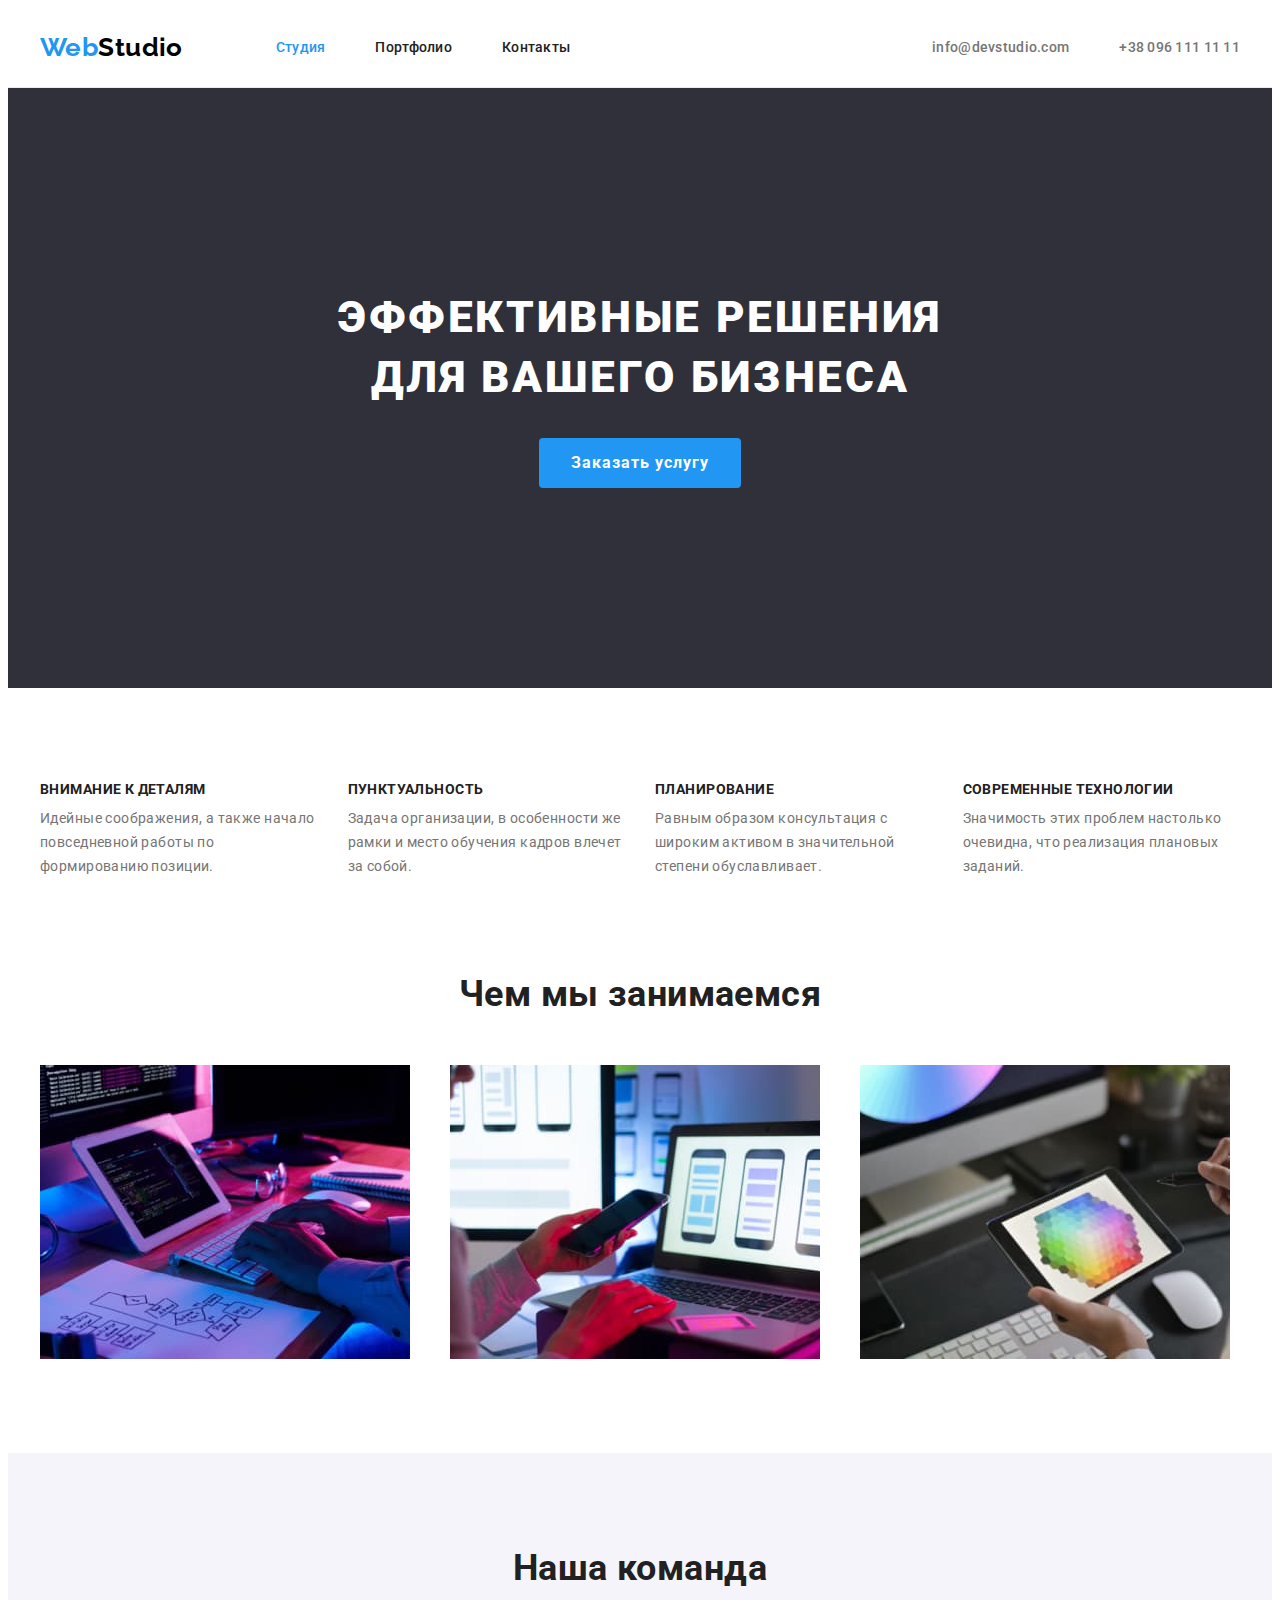
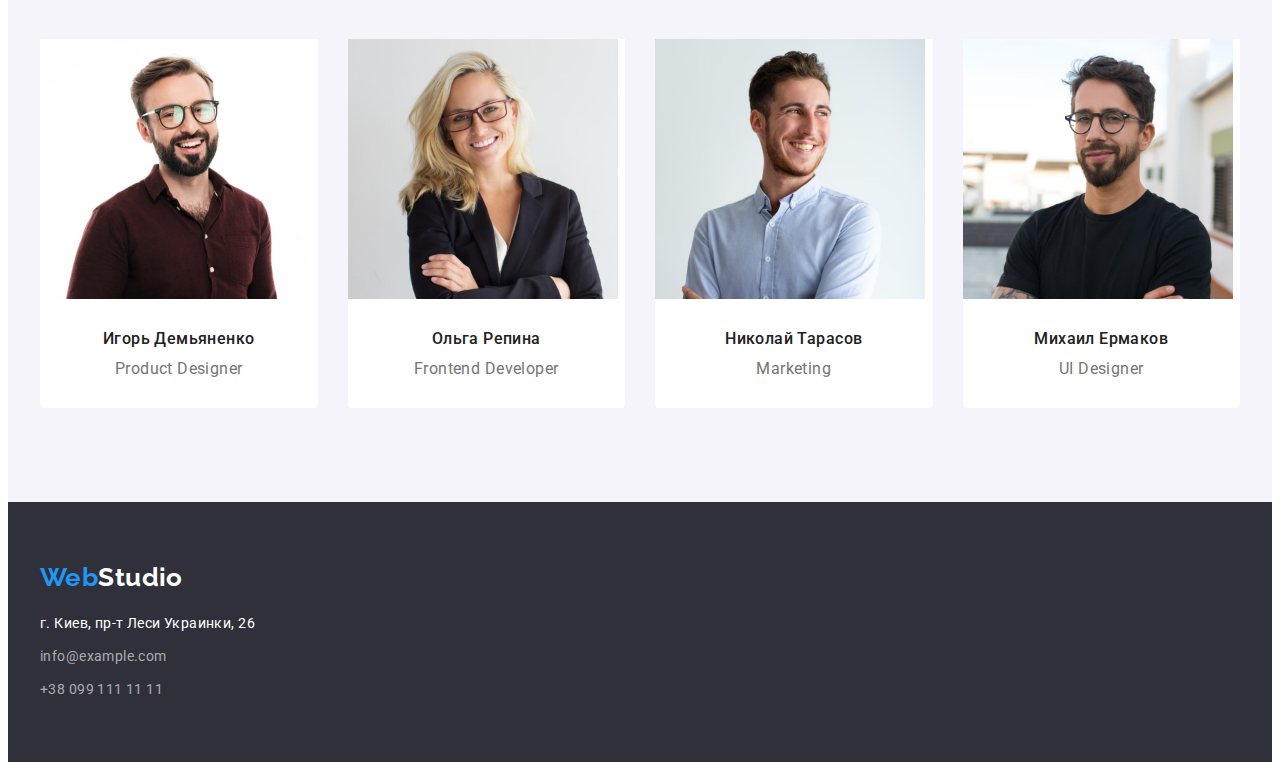
<file: index.html>
<!DOCTYPE html>
<html lang="ru">
	<head>
	 <meta charset="UTF-8">
	 <meta http-equiv="X-UA-Compatible" content="IE=edge">
	 <meta name="viewport" content="width=device-width, initial-scale=1.0">
	 <title>WebStudio</title>
	 <link rel="preconnect" href="https://fonts.gstatic.com">
	 <link href="https://fonts.googleapis.com/css2?family=Raleway:wght@700&family=Roboto:wght@400;500;700;900&display=swap"
		rel="stylesheet">
	 <link rel="stylesheet" href="https://cdnjs.cloudflare.com/ajax/libs/modern-normalize/1.0.0/modern-normalize.min.css"
			integrity="sha512-ISS7cAi1PEhQ8jnbJpJZMd29NlhNj4AWYyLOSp2CE/CsHxTCu+r+t0D2yoJudVrd0/8fTVPUVDzY5Tvli75u/g=="
			crossorigin="anonymous" />
	 <link rel="stylesheet" href="./css/styles.css">
 </head>

	<body>
		<header class="page-header">
				<div class="container header-container">
					<nav class="header-nav">
						<a class="logo-header logo text" href="./index.html" lang="en"><span>Web</span>Studio</a>

						<!--Site navigation-->
						<ul class="menu-nav list ">
							<li class="menu-item">
								<a class="menu-link active text font" href="./index.html" >Студия</a>
							</li>
							<li class="menu-item">
								<a class="menu-link text font" href="./portfolio.html">Портфолио</a>
							</li>
							<li class="menu-item">
								<a class="menu-link text font" href="" >Контакты</a>
							</li>
						</ul>
					</nav>

					<!--Contacts-->
					<ul class="contacts-header list">
						<li class="contact-item">
							<a class="contact-link-header text font" href="mailto:info@devstudio.com">info@devstudio.com</a>
						</li>
						<li class="contact-item">
							<a class="contact-link-header text font" href="tel:+380961111111">+38 096 111 11 11</a>
						</li>
					</ul>
			</div>	
		</header>
		<main>

		<!--Hero-->
			<section class="section-hero">
				<div class="container hero-container">
					<h1 class="hero-title">Эффективные решения для вашего бизнеса</h1>
					<button type="button" class="btn-hero">Заказать услугу</button>
				</div>
			</section>

			<!--Our qualities-->
			<section class="section-quality">
				<div class="container">

					<!--Hidden title-->
					<h2 class="visually-hidden">профессиональные качества</h2>

					<!--Qualities list-->
					<ul class="qualities-list list">
						<li class="qualities-item">
							<h3 class="qualities-title">Внимание к деталям</h3>
							<p class="qualities-desc">Идейные соображения, а также начало повседневной работы по формированию позиции.</p>
						</li>
						<li class="qualities-item">
							<h3 class="qualities-title">Пунктуальность</h3>
							<p class="qualities-desc">Задача организации, в особенности же рамки и место обучения кадров влечет за собой.</p>
						</li>
						<li class="qualities-item">
							<h3 class="qualities-title">Планирование</h3>
							<p class="qualities-desc">Равным образом консультация с широким активом в значительной степени обуславливает.</p>
						</li>
						<li class="qualities-item">
							<h3 class="qualities-title">Современные технологии</h3>
							<p class="qualities-desc">Значимость этих проблем настолько очевидна, что реализация плановых заданий.</p>
						</li>
					</ul>
				</div>
			</section>

			<!--Our work-->
			<section class="section-work section">
				<div class="container">
					<h2 class="section-title">Чем мы занимаемся</h2>
					<ul class="work-list list">
						<li class="work-item">
							<img class="work-img" src="./images/working_out/img_1.jpg" alt="проектирование" width="370" height="294">
						</li>
						<li class="work-item">
							<img class="work-img" src="./images/working_out/img_2.jpg" alt="дизайн" width="370" height="294">
						</li>
						<li class="work-item">
							<img class="work-img" src="./images/working_out/img_3.jpg" alt="интерактивность" width="370" height="294">
						</li>
					</ul>
				</div>
			</section>

		<!--Team-->
			<section class="section-team section">
				<div class="container">
					<h2 class="section-title">Наша команда</h2>
					<ul class="participants-list list">
						<li class="participants-item">
							<img class="participant-img" src="./images/team/img_team_1.jpg" alt="сотрудник команды игорь" width="270" height="260">
							<div class="participants-list-content">
								<h3 class="participant-name">Игорь Демьяненко</h3>
								<p class="participant-position">Product Designer</p>
							</div>
						</li>
						<li class="participants-item">
							<img class="participant-img" src="./images/team/img_team_2.jpg" alt="coотрудник команды ольга" width="270" height="260">
							<div class="participants-list-content">
							  <h3 class="participant-name">Ольга Репина</h3>
							  <p class="participant-position">Frontend Developer</p>
							</div>
						</li>
						<li class="participants-item">
							<img class="participant-img" src="./images/team/img_team_3.jpg" alt="cотрудник команды николай" width="270" height="260">
							<div class="participants-list-content">
							  <h3 class="participant-name">Николай Тарасов</h3>
							  <p class="participant-position">Marketing</p>
							</div>
						</li>
						<li class="participants-item">
							<img class="participant-img" src="./images/team/img_team_4.jpg" alt="cотрудник команды михаил" width="270" height="260">
							<div class="participants-list-content">
							  <h3 class="participant-name">Михаил Ермаков</h3>
							  <p class="participant-position">UI Designer</p>
							</div>
						</li>
					</ul>
				</div>
			</section>
		</main>

		<footer class="footer">
			<div class="container container-footer">
				<a class="logo-footer logo text" href="./index.html" lang="en"><span>Web</span>Studio</a>
				<address class="address">
					<ul class="contacts-list list">
						<li class="contacts-item">
							<a class="our-address text" href="https://goo.gl/maps/fqdsJeKu8w5rpEoA8"  target="_blank" rel="noopener noreferrer">г. Киев, пр-т Леси
								Украинки, 26</a>
						</li>
						<li class="contacts-item">
							<a class="contact-link text" href="mailto:info@example.com">info@example.com</a>
						</li>
						<li class="contacts-item">
							<a class="contact-link text" href="tel:+380991111111">+38 099 111 11 11</a>
						</li>
					</ul>
				</address>
			</div>
		</footer>
	</body>
</html>
</file>
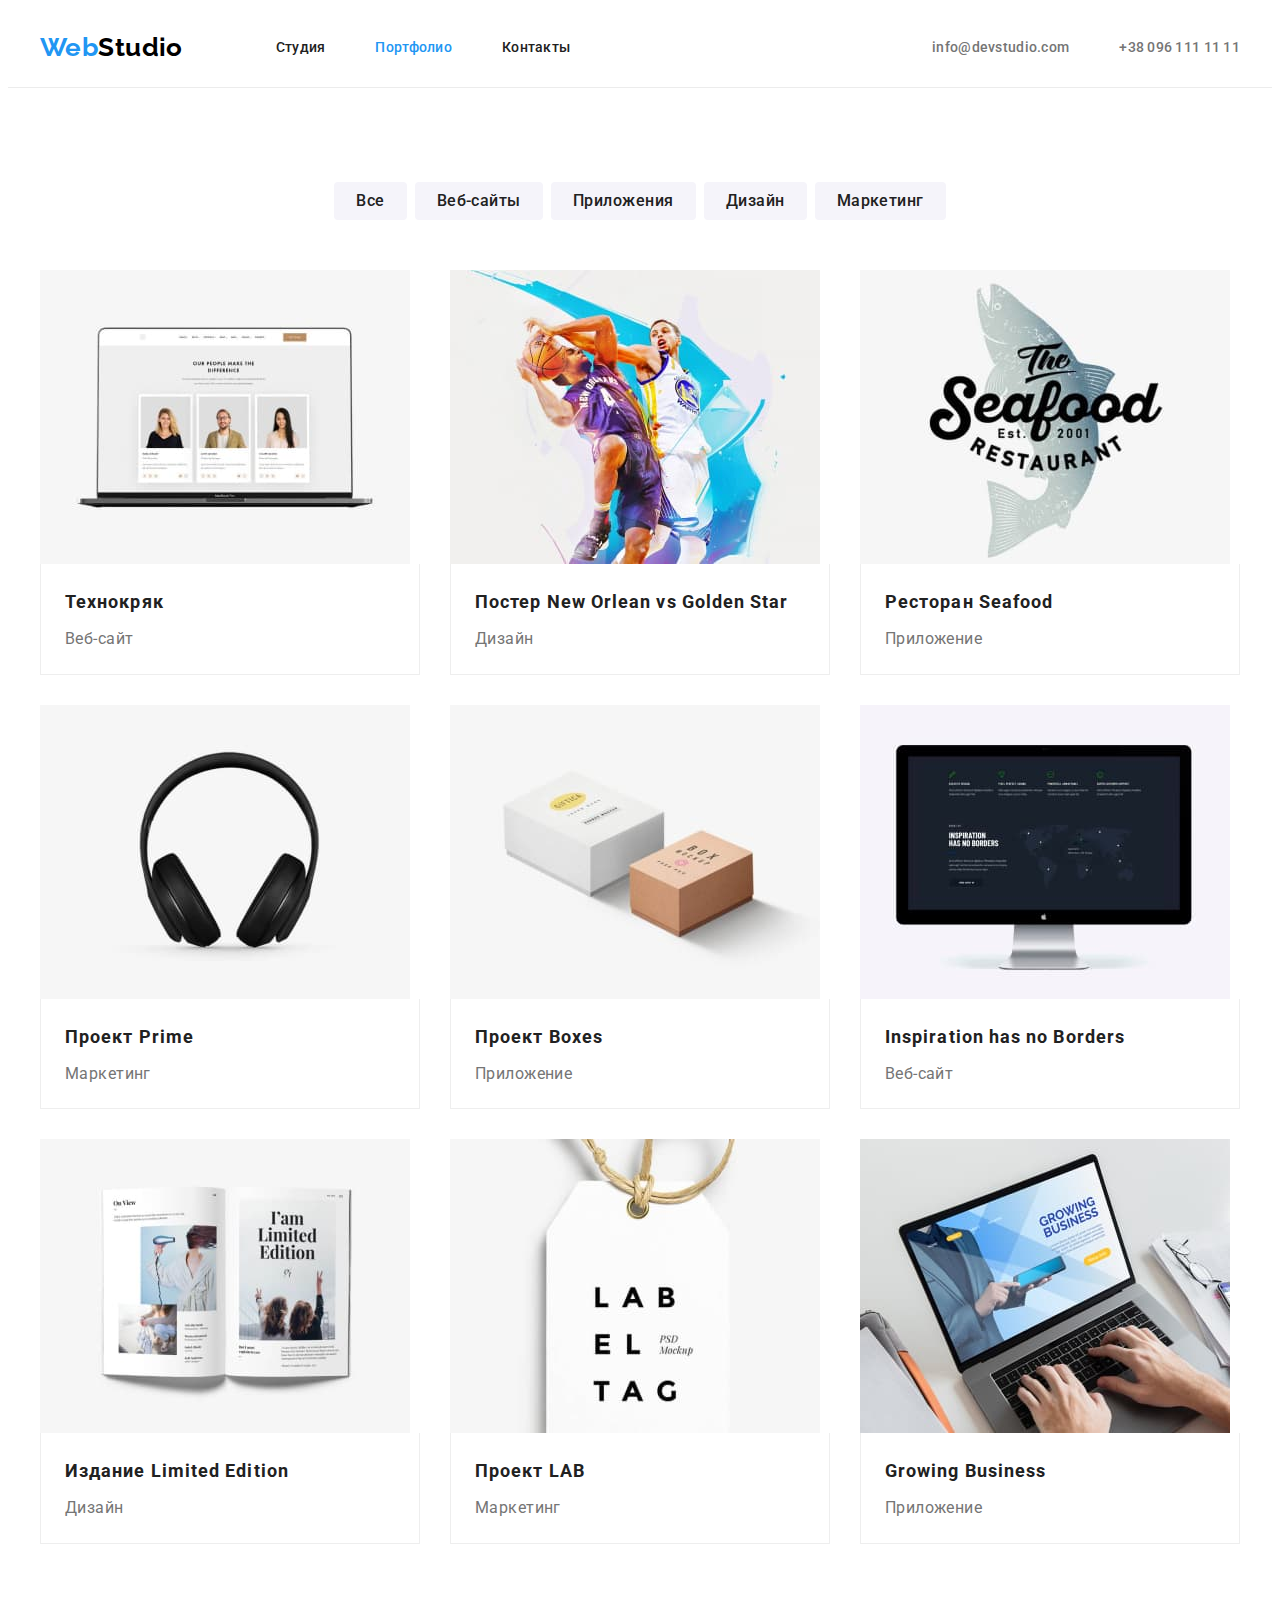
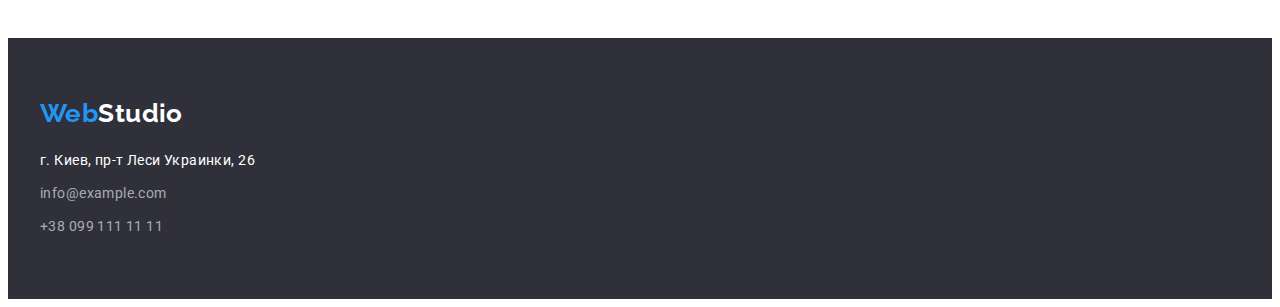
<file: portfolio.html>
<!DOCTYPE html>
<html lang="ru">
 <head>
   <meta charset="UTF-8">
   <meta http-equiv="X-UA-Compatible" content="IE=edge">
   <meta name="viewport" content="width=device-width, initial-scale=1.0">
   <title>Portfolio</title>
   <link rel="preconnect" href="https://fonts.gstatic.com">
   <link href="https://fonts.googleapis.com/css2?family=Raleway:wght@700&family=Roboto:wght@400;500;700;900&display=swap"
    rel="stylesheet">
  <link rel="stylesheet" href="https://cdnjs.cloudflare.com/ajax/libs/modern-normalize/1.0.0/modern-normalize.min.css"
    integrity="sha512-ISS7cAi1PEhQ8jnbJpJZMd29NlhNj4AWYyLOSp2CE/CsHxTCu+r+t0D2yoJudVrd0/8fTVPUVDzY5Tvli75u/g=="
    crossorigin="anonymous" />
   <link rel="stylesheet" href="./css/styles.css">
 </head>
 <body>
    <header class="page-header">
      <div class="container header-container">
        <nav class="header-nav">
          <a class="logo-header logo text" href="./index.html" lang="en"><span>Web</span>Studio</a>
    
          <!--Site navigation-->
          <ul class="menu-nav list ">
            <li class="menu-item">
              <a class="menu-link text font" href="./index.html">Студия</a>
            </li>
            <li class="menu-item">
              <a class="menu-link active text font" href="./portfolio.html">Портфолио</a>
            </li>
            <li class="menu-item">
              <a class="menu-link text font" href="">Контакты</a>
            </li>
          </ul>
        </nav>
    
        <!--Contacts-->
        <ul class="contacts-header list">
          <li class="contact-item">
            <a class="contact-link-header text font" href="mailto:info@devstudio.com">info@devstudio.com</a>
          </li>
          <li class="contact-item">
            <a class="contact-link-header text font" href="tel:+380961111111">+38 096 111 11 11</a>
          </li>
        </ul>
      </div>
    </header>
     <main>

      <!--Portfolio navigation-->
      <section class="nav-portfolio section">
        <div class="container">

          <!--Hidden title-->
          <h1 class="visually-hidden">проекты вебстудио</h1>
          
          <!--Filters-->
          <ul class="portfolio-filters list">
            <li class="filters-item">
              <button class="btn-portfolio" type="button">Все</button>
            </li>
            <li class="filters-item">
              <button class="btn-portfolio" type="button">Веб-сайты</button>
            </li>
            <li class="filters-item">
              <button class="btn-portfolio" type="button">Приложения</button>
            </li>
            <li class="filters-item">
              <button class="btn-portfolio" type="button">Дизайн</button>
            </li>
            <li class="filters-item">
              <button class="btn-portfolio" type="button">Маркетинг</button>
            </li>
          </ul>
          
          <!--Works list-->
          <ul class="portfolio-list list">
            <li class="portfolio-item">
              <img class="portfolio-img" src="./images/portfolio/img1.jpg" alt="страница сайта на макбуке" width="370" height="294">
              <div class="portfolio-list-content">
                <h3 class="portfolio-title">Технокряк</h3>
                <p class="portfolio-list-desc">Веб-сайт</p>
              </div>
            </li>
            <li class="portfolio-item">
              <img class="portfolio-img" src="./images/portfolio/img2.jpg" alt="противостояние двух баскетболистов" width="370" height="294">
              <div class="portfolio-list-content">
                <h3 class="portfolio-title">Постер New Orlean vs Golden Star</h3>
                <p class="portfolio-list-desc">Дизайн</p>
              </div>
            </li>
            <li class="portfolio-item">
              <img class="portfolio-img" src="./images/portfolio/img3.jpg" alt="логотип ресторана" width="370" height="294">
              <div class="portfolio-list-content">
                <h3 class="portfolio-title">Ресторан Seafood</h3>
                <p class="portfolio-list-desc">Приложение</p>
              </div>  
            </li>
            <li class="portfolio-item">
              <img class="portfolio-img" src="./images/portfolio/img4.jpg" alt="наушники" width="370" height="294">
              <div class="portfolio-list-content">
                <h3 class="portfolio-title">Проект Prime</h3>
                <p class="portfolio-list-desc">Маркетинг</p>
              </div>
            </li>
            <li class="portfolio-item">
              <img class="portfolio-img" src="./images/portfolio/img5.jpg" alt="два бокса с аббревиатурой" width="370" height="294">
              <div class="portfolio-list-content">  
                <h3 class="portfolio-title">Проект Boxes</h3>
                <p class="portfolio-list-desc">Приложение</p>
              </div>
            </li>
            <li class="portfolio-item">
              <img class="portfolio-img" src="./images/portfolio/img6.jpg" alt="страница сайта" width="370" height="294">
              <div class="portfolio-list-content">  
                <h3 class="portfolio-title">Inspiration has no Borders</h3>
                <p class="portfolio-list-desc">Веб-сайт</p>
              </div>
            </li>
            <li class="portfolio-item">
              <img src="./images/portfolio/img7.jpg" alt="журнал" width="370" height="294">
              <div class="portfolio-list-content">  
                <h3 class="portfolio-title">Издание Limited Edition</h3>
                <p class="portfolio-list-desc">Дизайн</p>
              </div>
            </li>
            <li class="portfolio-item">
              <img class="portfolio-img" src="./images/portfolio/img8.jpg" alt="бирка с аббревиатурой" width="370" height="294">
              <div class="portfolio-list-content">  
                <h3 class="portfolio-title">Проект LAB</h3>
                <p class="portfolio-list-desc">Маркетинг</p>
              </div>
            </li>
            <li class="portfolio-item">
              <img class="portfolio-img" src="./images/portfolio/img9.jpg" alt="человек пользуется ноутбуком" width="370" height="294">
              <div class="portfolio-list-content">  
                <h3 class="portfolio-title">Growing Business</h3>
                <p class="portfolio-list-desc">Приложение</p>
              </div>
            </li>
          </ul>
        </div>
      </section>
    </main>
    <footer class="footer">
      <div class="container container-footer">
        <a class="logo-footer logo text" href="./index.html" lang="en"><span>Web</span>Studio</a>
        <address class="address">
          <ul class="contacts-list list">
            <li class="contacts-item">
              <a class="our-address text" href="https://goo.gl/maps/fqdsJeKu8w5rpEoA8" target="_blank"
                rel="noopener noreferrer">г. Киев, пр-т Леси
                Украинки, 26</a>
            </li>
            <li class="contacts-item">
              <a class="contact-link text" href="mailto:info@example.com">info@example.com</a>
            </li>
            <li class="contacts-item">
              <a class="contact-link text" href="tel:+380991111111">+38 099 111 11 11</a>
            </li>
          </ul>
        </address>
      </div>
    </footer>
  </body>
</html>
</file>
<file: css/styles.css>
:root {
  --primary-text-color: #757575;
  --title-text-color: #212121;
  --accent-color: #2196f3;
  --primary-background-color: #ffffff;
  --secondary-background-color: #f5f4fa;
  --blaсk-background-color: #2f303a;
  --white-color-text: #ffffff;
  --secondary-white-color-text: rgba(255, 255, 255, 0.6);
  --black-color-text: #000000;
  --secondary-accent-color: #188ce8;
  --border-color: #ececec;
  --border-card-color: #eeeeee;
  --the-background: #e5e5e5;
}

h1,
h2,
h3,
h4,
h5,
h6,
p {
  margin-top: 0;
  margin-bottom: 0;
}

ul,
ol {
  margin-top: 0;
  margin-bottom: 0;
  padding-left: 0;
}

img {
  display: block;
}

address {
  font-style: normal;
}

button {
  font-family: inherit;
}

body {
  background-color: var(--primary-background-color);
  color: var(--primary-text-color);
  font-family: Roboto, sans-serif;
  font-weight: 400;
  font-size: 14px;
  line-height: 1.71;
  letter-spacing: 0.03em;
}

.container {
  width: 1200px;
  padding-left: 15px;
  padding-right: 15px;
  margin: 0 auto;
}

.list {
  margin-top: 0;
  margin-bottom: 0;
  list-style: none;
}

.section {
  margin: 0 auto;
  padding-top: 94px;
  padding-bottom: 94px;
}

.text {
  text-decoration: none;
}

.section-title {
  color: var(--title-text-color);
  font-weight: 700;
  font-size: 36px;
  line-height: 1.17;
  text-align: center;
  margin-bottom: 50px;
}

.logo {
  font-family: Raleway;
  font-weight: 700;
  font-size: 26px;
  line-height: 1.19;
}

.font {
  font-weight: 500;
  font-size: 14px;
  line-height: 1.14;
  letter-spacing: 0.02em;
}
/*=================Hidden title=================*/
.visually-hidden {
  position: absolute;
  width: 1px;
  height: 1px;
  margin: -1px;
  border: 0;
  padding: 0;
  white-space: nowrap;
  clip-path: inset(100%);
  clip: rect(0 0 0 0);
  overflow: hidden;
}
/*=================End hidden title=================*/

/*////////////////////// HEADER //////////////////////*/
.page-header {
  background-color: #fff;
  margin: 0 auto;
  border-bottom: 1px solid var(--border-color);
  padding-top: 24px;
  padding-bottom: 24px;
}

.header-container {
  display: flex;
  align-items: center;
}

/*=================Logo=================*/
.logo-header {
  color: var(--black-color-text);
  margin-right: 93px;
}
span {
  color: var(--accent-color);
}
/*=================End Logo================= */

/*=================Site navigation=================*/
.header-nav {
  display: flex;
  align-items: center;
}

.menu-nav {
  display: flex;
  align-items: center;
}

.menu-item:not(:last-child) {
  margin-right: 50px;
}

.menu-link {
  color: var(--title-text-color);
  padding: 20px 0;
}

.menu-item .active {
  color: var(--accent-color);
}

.menu-item .menu-link:hover,
.menu-item .menu-link:focus {
  color: var(--accent-color);
}
/*=================End site navigation=================*/

/*=================Contacts=================*/
.contacts-header {
  display: flex;
  align-items: center;
  margin-left: auto;
}

.contact-item:not(:last-child) {
  margin-right: 50px;
}

.contact-link-header {
  color: var(--primary-text-color);
  padding: 20px 0;
}

.contact-link-header:hover,
.contact-link-header:focus {
  color: var(--accent-color);
}
/*=================End contacts=================*/

/*////////////////////// END HEADER //////////////////////*/

/*////////////////////// MAIN //////////////////////*/

/*=================Hero=================*/
.section-hero {
  background-color: var(--blaсk-background-color);
  max-width: 1600px;
  margin: 0 auto;
  padding-top: 200px;
  padding-bottom: 200px;
}

.hero-container {
  text-align: center;
}

.hero-title {
  color: var(--white-color-text);
  font-weight: 900;
  font-size: 44px;
  line-height: 1.36;
  width: 696px;
  margin: 0 auto 30px auto;
  letter-spacing: 0.06em;
  text-transform: uppercase;
}

.btn-hero {
  color: var(--white-color-text);
  background-color: var(--accent-color);
  border: 0;
  font-weight: 700;
  font-size: 16px;
  line-height: 1.87;
  letter-spacing: 0.06em;
  border-radius: 4px;
  padding: 10px 32px;
  cursor: pointer;
}

.btn-hero:hover,
.btn-hero:focus {
  background-color: var(--secondary-accent-color);
  color: var(--white-color-text);
}
/*=================End hero=================*/

/*=================Qualities list=================*/
.section-quality {
  background-color: var(--primary-background-color);
  margin: 0 auto;
  padding-top: 94px;
}
.qualities-list {
  display: flex;
  flex-wrap: wrap;
  margin-left: -30px;
  margin-top: -30px;
}

.qualities-item {
  width: 270px;
  flex-basis: calc((100% - 120px) / 4);
  margin-left: 30px;
  margin-top: 30px;
}

.qualities-title {
  color: var(--title-text-color);
  font-weight: 700;
  font-size: 14px;
  line-height: 1.14;
  text-transform: uppercase;
  margin-bottom: 10px;
}
/*=================End qualities list=================*/

/*=================Our work=================*/
.section-work {
  background-color: var(--primary-background-color);
}
.work-list {
  display: flex;
  flex-wrap: wrap;
  margin-left: -30px;
  margin-top: -30px;
}

.work-item {
  flex-basis: calc((100% - 90px) / 3);
  margin-left: 30px;
  margin-top: 30px;
}
/*=================End our work=================*/

/*=================Team=================*/
.section-team {
  background-color: var(--secondary-background-color);
}

.participants-list {
  display: flex;
  flex-wrap: wrap;
  margin-left: -30px;
  margin-top: -30px;
}

.participants-item {
  background: var(--primary-background-color);
  flex-basis: calc((100% - 120px) / 4);
  margin-left: 30px;
  margin-top: 30px;
  border-radius: 0px 0px 4px 4px;
}

.participants-list-content {
  padding-top: 30px;
  padding-bottom: 30px;
}

.participant-name {
  color: var(--title-text-color);
  font-weight: 500;
  font-size: 16px;
  line-height: 1.19;
  text-align: center;
  margin-bottom: 10px;
}

.participant-position {
  font-size: 16px;
  line-height: 1.19;
  text-align: center;
}
/*=================End team=================*/

/*////////////////////// END MAIN //////////////////////*/

/*////////////////////// FOOTER //////////////////////*/
.footer {
  background-color: var(--blaсk-background-color);
  margin: 0 auto;
  padding-top: 60px;
  padding-bottom: 60px;
}

.logo-footer {
  display: inline-block;
  color: var(--primary-background-color);
  margin-bottom: 20px;
}

.contacts-item:not(:last-child) {
  margin-bottom: 9px;
}

.our-address {
  color: var(--white-color-text);
  padding: 5px 0;
}

.contact-link {
  color: var(--secondary-white-color-text);
  padding: 5px 0;
}

.contacts-item a:hover,
.contacts-item a:focus {
  color: var(--accent-color);
}
/*////////////////////// END FOOTER //////////////////////*/

/*////////////////////// PORTFOLIO //////////////////////*/

/*=================Filters=================*/
.nav-portfolio {
  background-color: var(--primary-background-color);
}
.portfolio-filters {
  display: flex;
  flex-wrap: wrap;
  justify-content: center;
  margin-bottom: 50px;
}

.filters-item:not(:last-child) {
  margin-right: 8px;
}

.btn-portfolio {
  color: var(--title-text-color);
  background-color: var(--secondary-background-color);
  font-weight: 500;
  font-size: 16px;
  line-height: 26px;
  text-align: center;
  letter-spacing: 0.03em;
  cursor: pointer;
  border: 0;
  border-radius: 4px;
  padding: 6px 22px;
}

.btn-portfolio:hover,
.btn-portfolio:focus {
  background-color: var(--accent-color);
  color: var(--white-color-text);
}
/*=================End filters=================*/

/*=================Works list=================*/
.portfolio-title {
  color: var(--title-text-color);
  font-weight: 700;
  font-size: 18px;
  line-height: 2;
  letter-spacing: 0.06em;
  margin-bottom: 4px;
}

.portfolio-list-desc {
  font-size: 16px;
  line-height: 1.86;
}

.portfolio-list {
  display: flex;
  flex-wrap: wrap;
  margin-left: -30px;
  margin-top: -30px;
}

.portfolio-item {
  width: 370px;
  flex-basis: calc((100% - 90px) / 3);
  margin-left: 30px;
  margin-top: 30px;
  background: var(--primary-background-color);
}
.portfolio-list-content {
  padding: 20px 24px;
  border: 1px solid var(--border-card-color);
  border-top: 0;
}
/*=================End works list=================*/
</file>
